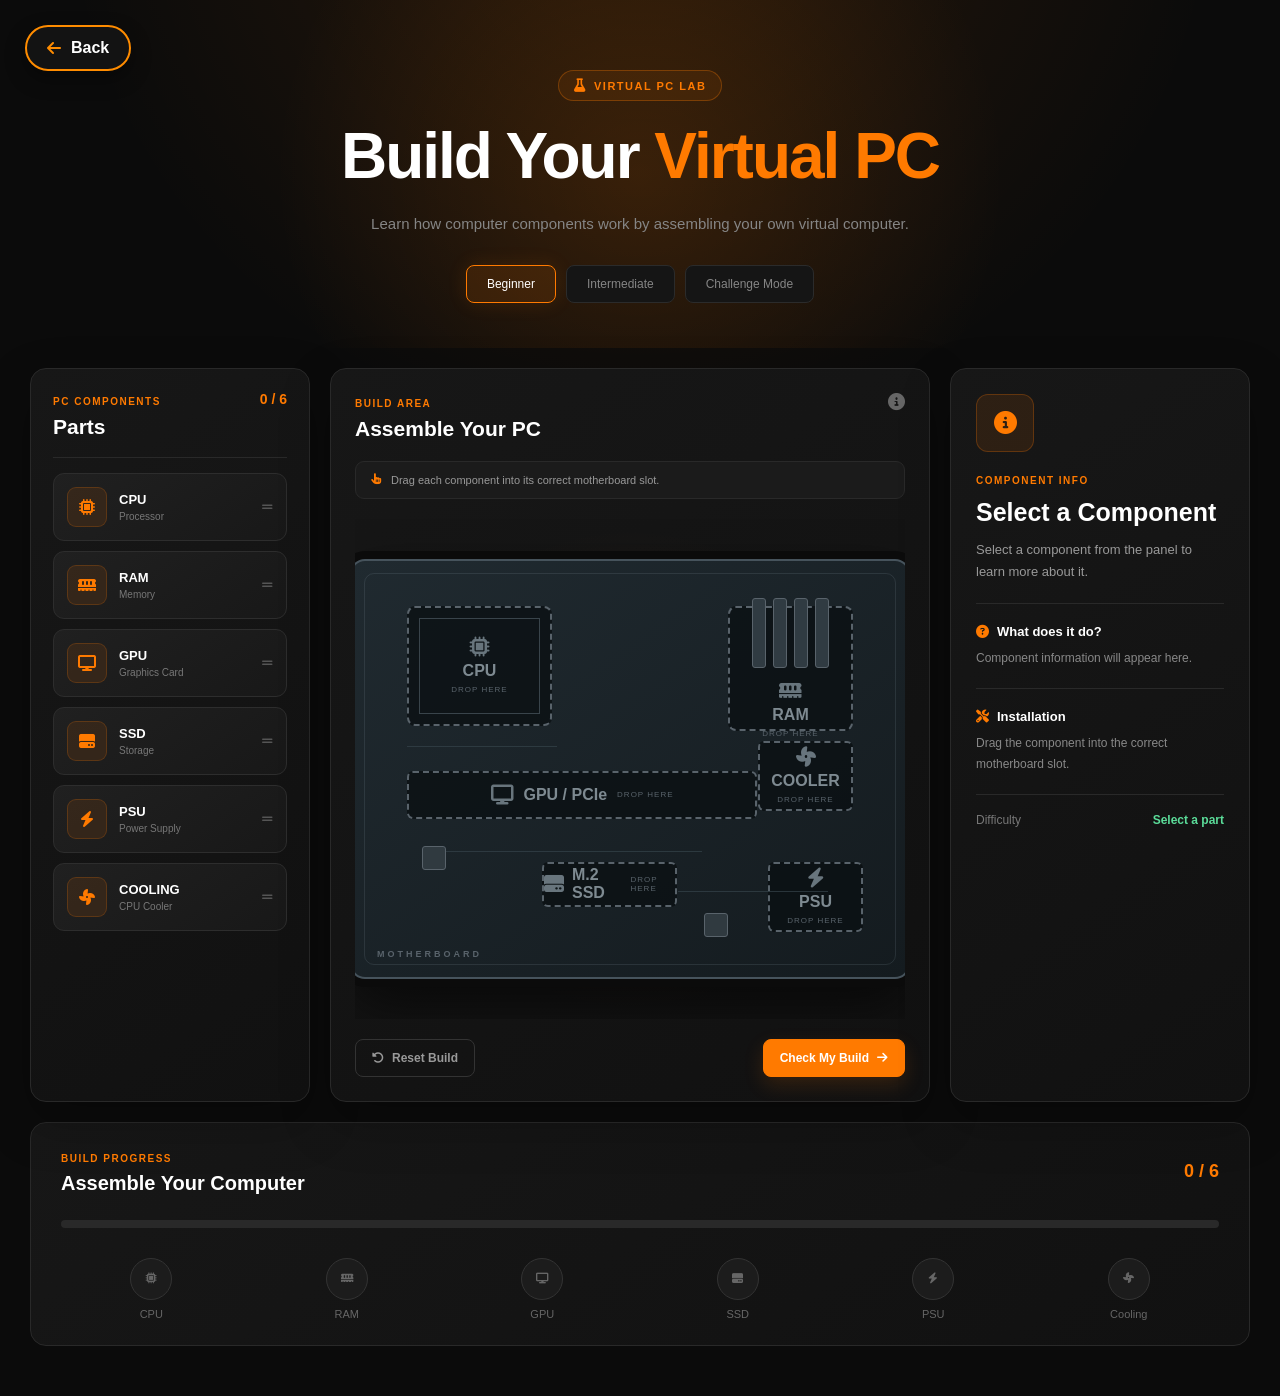
<file: virtual-pc-lab.html>
<!DOCTYPE html>
<html lang="en">

<head>

    <meta charset="UTF-8">

    <meta name="viewport"
          content="width=device-width, initial-scale=1.0">

    <title>Virtual PC Lab | FIXIT</title>

    <link
        rel="icon"
        href="images/favicon.png"
        type="image/png"
    >

    <!-- Font Awesome -->
    <link
        rel="stylesheet"
        href="https://cdnjs.cloudflare.com/ajax/libs/font-awesome/6.5.0/css/all.min.css"
    >

    <!-- Virtual Lab CSS -->
    <link
        rel="stylesheet"
        href="css/lablab.css"
    >

</head>

<!-- Back Button -->
<a href="hardware.html" class="back-btn">
    <i class="fa-solid fa-arrow-left"></i>
    <span>Back</span>
</a>

<body>


<!--==================================================
    LAB INTRO
==================================================-->

<section class="lab-intro">

    <span class="lab-label">

        <i class="fa-solid fa-flask"></i>

        VIRTUAL PC LAB

    </span>


    <h1>

        Build Your

        <span>Virtual PC</span>

    </h1>


    <p>

        Learn how computer components work by
        assembling your own virtual computer.

    </p>


    <div class="difficulty-buttons">

        <button
            class="difficulty active"
            type="button"
        >

            Beginner

        </button>


        <button
            class="difficulty"
            type="button"
        >

            Intermediate

        </button>


        <button
            class="difficulty"
            type="button"
        >

            Challenge Mode

        </button>

    </div>

</section>


<!--==================================================
    MAIN PC LAB
==================================================-->

<main class="pc-lab">


    <!--==================================================
        LEFT PANEL
    ==================================================-->

    <aside class="components-panel">


        <div class="panel-heading">

            <div>

                <span class="small-label">

                    PC COMPONENTS

                </span>


                <h2>

                    Parts

                </h2>

            </div>


            <span class="installed-count">

                <span id="installedCount">0</span> / 6

            </span>

        </div>


        <div class="component-list">


            <!-- CPU -->

            <div
                class="component-card"
                draggable="true"
                data-component="cpu"
            >

                <div class="component-icon">

                    <i class="fa-solid fa-microchip"></i>

                </div>


                <div class="component-text">

                    <h3>CPU</h3>

                    <span>Processor</span>

                </div>


                <i class="fa-solid fa-grip-lines"></i>

            </div>


            <!-- RAM -->

            <div
                class="component-card"
                draggable="true"
                data-component="ram"
            >

                <div class="component-icon">

                    <i class="fa-solid fa-memory"></i>

                </div>


                <div class="component-text">

                    <h3>RAM</h3>

                    <span>Memory</span>

                </div>


                <i class="fa-solid fa-grip-lines"></i>

            </div>


            <!-- GPU -->

            <div
                class="component-card"
                draggable="true"
                data-component="gpu"
            >

                <div class="component-icon">

                    <i class="fa-solid fa-display"></i>

                </div>


                <div class="component-text">

                    <h3>GPU</h3>

                    <span>Graphics Card</span>

                </div>


                <i class="fa-solid fa-grip-lines"></i>

            </div>


            <!-- SSD -->

            <div
                class="component-card"
                draggable="true"
                data-component="ssd"
            >

                <div class="component-icon">

                    <i class="fa-solid fa-hard-drive"></i>

                </div>


                <div class="component-text">

                    <h3>SSD</h3>

                    <span>Storage</span>

                </div>


                <i class="fa-solid fa-grip-lines"></i>

            </div>


            <!-- PSU -->

            <div
                class="component-card"
                draggable="true"
                data-component="psu"
            >

                <div class="component-icon">

                    <i class="fa-solid fa-bolt"></i>

                </div>


                <div class="component-text">

                    <h3>PSU</h3>

                    <span>Power Supply</span>

                </div>


                <i class="fa-solid fa-grip-lines"></i>

            </div>


            <!-- COOLING -->

            <div
                class="component-card"
                draggable="true"
                data-component="cooling"
            >

                <div class="component-icon">

                    <i class="fa-solid fa-fan"></i>

                </div>


                <div class="component-text">

                    <h3>COOLING</h3>

                    <span>CPU Cooler</span>

                </div>


                <i class="fa-solid fa-grip-lines"></i>

            </div>

        </div>

    </aside>


    <!--==================================================
        CENTER BUILD AREA
    ==================================================-->

    <section class="build-area">


        <div class="build-heading">

            <div>

                <span class="small-label">

                    BUILD AREA

                </span>


                <h2>

                    Assemble Your PC

                </h2>

            </div>


            <i class="fa-solid fa-circle-info"></i>

        </div>


        <div class="build-instruction">

            <i class="fa-solid fa-hand-pointer"></i>

            <span>

                Drag each component into its correct motherboard slot.

            </span>

        </div>


        <!--==================================================
            MOTHERBOARD
        ==================================================-->

        <div class="motherboard-area">


            <div class="motherboard">


                <!-- CPU -->

                <div
                    class="motherboard-slot cpu-slot"
                    data-slot="cpu"
                >

                    <div class="socket-bracket">

                        <span></span>
                        <span></span>
                        <span></span>
                        <span></span>

                    </div>


                    <i class="fa-solid fa-microchip"></i>

                    <strong>CPU</strong>

                    <small>DROP HERE</small>

                </div>


                <!-- RAM -->

                <div
                    class="motherboard-slot ram-slot"
                    data-slot="ram"
                >

                    <div class="ram-slots-visual">

                        <span></span>
                        <span></span>
                        <span></span>
                        <span></span>

                    </div>


                    <i class="fa-solid fa-memory"></i>

                    <strong>RAM</strong>

                    <small>DROP HERE</small>

                </div>


                <!-- GPU -->

                <div
                    class="motherboard-slot gpu-slot"
                    data-slot="gpu"
                >

                    <i class="fa-solid fa-display"></i>

                    <strong>GPU / PCIe</strong>

                    <small>DROP HERE</small>

                </div>


                <!-- SSD -->

                <div
                    class="motherboard-slot ssd-slot"
                    data-slot="ssd"
                >

                    <i class="fa-solid fa-hard-drive"></i>

                    <strong>M.2 SSD</strong>

                    <small>DROP HERE</small>

                </div>


                <!-- PSU -->

                <div
                    class="motherboard-slot psu-slot"
                    data-slot="psu"
                >

                    <i class="fa-solid fa-bolt"></i>

                    <strong>PSU</strong>

                    <small>DROP HERE</small>

                </div>


                <!-- COOLING -->

                <div
                    class="motherboard-slot cooling-slot"
                    data-slot="cooling"
                >

                    <i class="fa-solid fa-fan"></i>

                    <strong>COOLER</strong>

                    <small>DROP HERE</small>

                </div>


                <!-- CIRCUIT DETAILS -->

                <div class="board-line line-one"></div>

                <div class="board-line line-two"></div>

                <div class="board-line line-three"></div>


                <div class="board-chip chip-one"></div>

                <div class="board-chip chip-two"></div>


                <span class="motherboard-label">

                    MOTHERBOARD

                </span>

            </div>

        </div>


        <!-- ACTIONS -->

        <div class="build-actions">


            <button
                class="reset-btn"
                id="resetBuild"
                type="button"
            >

                <i class="fa-solid fa-rotate-left"></i>

                Reset Build

            </button>


            <button
                class="check-btn"
                id="checkBuild"
                type="button"
            >

                Check My Build

                <i class="fa-solid fa-arrow-right"></i>

            </button>

        </div>

    </section>


    <!--==================================================
        RIGHT INFORMATION PANEL
    ==================================================-->

    <aside class="info-panel">


        <div class="info-icon">

            <i
                class="fa-solid fa-circle-info"
                id="infoIcon"
            ></i>

        </div>


        <span class="small-label">

            COMPONENT INFO

        </span>


        <h2 id="infoTitle">

            Select a Component

        </h2>


        <p
            class="info-description"
            id="infoDescription"
        >

            Select a component from the panel
            to learn more about it.

        </p>


        <div class="info-block">


            <h3>

                <i class="fa-solid fa-circle-question"></i>

                What does it do?

            </h3>


            <p id="whatItDoes">

                Component information will appear here.

            </p>

        </div>


        <div class="info-block">


            <h3>

                <i class="fa-solid fa-screwdriver-wrench"></i>

                Installation

            </h3>


            <p id="installationInfo">

                Drag the component into the
                correct motherboard slot.

            </p>

        </div>


        <div class="difficulty-info">

            <span>

                Difficulty

            </span>


            <strong id="difficultyLevel">

                Select a part

            </strong>

        </div>

    </aside>

</main>


<!--==================================================
    BUILD PROGRESS
==================================================-->

<section class="progress-section">


    <div class="progress-header">


        <div>

            <span class="small-label">

                BUILD PROGRESS

            </span>


            <h2>

                Assemble Your Computer

            </h2>

        </div>


        <strong
            class="progress-count"
            id="progressCount"
        >

            0 / 6

        </strong>

    </div>


    <div class="progress-bar">

        <div
            class="progress-fill"
            id="progressFill"
        ></div>

    </div>


    <div class="progress-steps">


        <div
            class="progress-step"
            data-progress="cpu"
        >

            <div class="step-circle">

                <i class="fa-solid fa-microchip"></i>

            </div>

            <span>CPU</span>

        </div>


        <div
            class="progress-step"
            data-progress="ram"
        >

            <div class="step-circle">

                <i class="fa-solid fa-memory"></i>

            </div>

            <span>RAM</span>

        </div>


        <div
            class="progress-step"
            data-progress="gpu"
        >

            <div class="step-circle">

                <i class="fa-solid fa-display"></i>

            </div>

            <span>GPU</span>

        </div>


        <div
            class="progress-step"
            data-progress="ssd"
        >

            <div class="step-circle">

                <i class="fa-solid fa-hard-drive"></i>

            </div>

            <span>SSD</span>

        </div>


        <div
            class="progress-step"
            data-progress="psu"
        >

            <div class="step-circle">

                <i class="fa-solid fa-bolt"></i>

            </div>

            <span>PSU</span>

        </div>


        <div
            class="progress-step"
            data-progress="cooling"
        >

            <div class="step-circle">

                <i class="fa-solid fa-fan"></i>

            </div>

            <span>Cooling</span>

        </div>

    </div>

</section>


<script src="js/lab.js"></script>

</body>
</html>
</file>
<file: css/lablab.css>
/*==================================================
    FIXIT VIRTUAL PC LAB
    COMPLETE DARK ORANGE THEME
==================================================*/
/* ==========================
   BACK BUTTON
========================== */

.back-btn{
    position:fixed;
    top:25px;
    left:25px;

    display:flex;
    align-items:center;
    gap:10px;

    padding:12px 20px;

    background:rgba(20,20,20,.9);
    border:2px solid #ff8c00;
    border-radius:50px;

    color:#fff;
    text-decoration:none;
    font-weight:600;

    backdrop-filter:blur(10px);

    box-shadow:0 8px 20px rgba(0,0,0,.35);

    transition:.3s ease;

    z-index:9999;
}

.back-btn i{
    color:#ff8c00;
    transition:.3s;
}

.back-btn:hover{

    background:#ff8c00;
    color:#111;

    transform:translateX(-5px);

    box-shadow:0 10px 30px rgba(255,140,0,.4);

}

.back-btn:hover i{
    color:#111;
}

@media(max-width:768px){

.back-btn{

    top:15px;
    left:15px;

    padding:10px 16px;
    font-size:14px;

}

}

/*==================================================
    RESET
==================================================*/

* {

    margin: 0;

    padding: 0;

    box-sizing: border-box;

}


html {

    scroll-behavior: smooth;

}


body {

    min-height: 100vh;

    overflow-x: hidden;

    color: #ffffff;

    background:

        radial-gradient(

            circle at 50% -10%,

            rgba(255, 122, 0, .12),

            transparent 35%

        ),

        #0b0b0b;

    font-family:

        Arial,

        Helvetica,

        sans-serif;

}


/*==================================================
    LAB INTRO
==================================================*/

.lab-intro {

    width: 100%;

    padding: 70px 20px 45px;

    text-align: center;

    background:

        radial-gradient(

            circle at center,

            rgba(255, 122, 0, .14),

            transparent 55%

        );

}


.lab-label {

    display: inline-flex;

    align-items: center;

    gap: 8px;

    padding: 8px 15px;

    color: #ff7a00;

    background:

        rgba(255, 122, 0, .08);

    border: 1px solid

        rgba(255, 122, 0, .3);

    border-radius: 30px;

    font-size: 11px;

    font-weight: 700;

    letter-spacing: 1.5px;

}


.lab-label i {

    font-size: 13px;

}


.lab-intro h1 {

    margin-top: 20px;

    color: #ffffff;

    font-size: clamp(38px, 5vw, 64px);

    font-weight: 800;

    line-height: 1.1;

    letter-spacing: -2px;

}


.lab-intro h1 span {

    color: #ff7a00;

}


.lab-intro p {

    max-width: 600px;

    margin: 20px auto 28px;

    color: #858585;

    font-size: 15px;

    line-height: 1.7;

}


/*==================================================
    DIFFICULTY BUTTONS
==================================================*/

.difficulty-buttons {

    display: flex;

    justify-content: center;

    gap: 10px;

    flex-wrap: wrap;

}


.difficulty {

    padding: 11px 20px;

    color: #858585;

    background: #151515;

    border: 1px solid #2b2b2b;

    border-radius: 8px;

    cursor: pointer;

    font-size: 12px;

    transition: .3s ease;

}


.difficulty:hover {

    color: #ffffff;

    border-color: #ff7a00;

}


.difficulty.active {

    color: #ffffff;

    background:

        rgba(255, 122, 0, .12);

    border-color: #ff7a00;

    box-shadow:

        0 0 20px

        rgba(255, 122, 0, .12);

}


/*==================================================
    MAIN 3-COLUMN LAYOUT
==================================================*/

.pc-lab {

    width: min(1500px, 100%);

    margin: 20px auto 0;

    padding: 0 30px;

    display: grid;

    grid-template-columns:

        280px

        minmax(500px, 1fr)

        300px;

    gap: 20px;

    align-items: stretch;

}


/*==================================================
    SHARED PANEL DESIGN
==================================================*/

.components-panel,

.build-area,

.info-panel {

    background:

        linear-gradient(

            145deg,

            #171717,

            #111111

        );

    border: 1px solid #292929;

    border-radius: 16px;

    box-shadow:

        0 20px 50px

        rgba(0, 0, 0, .25);

}


/*==================================================
    LEFT COMPONENT PANEL
==================================================*/

.components-panel {

    padding: 22px;

}


.panel-heading {

    display: flex;

    align-items: flex-start;

    justify-content: space-between;

    padding-bottom: 18px;

    margin-bottom: 15px;

    border-bottom: 1px solid #292929;

}


.small-label {

    color: #ff7a00;

    font-size: 10px;

    font-weight: 700;

    letter-spacing: 1.5px;

}


.panel-heading h2,

.build-heading h2 {

    margin-top: 6px;

    color: #ffffff;

    font-size: 21px;

}


.installed-count {

    color: #ff7a00;

    font-size: 14px;

    font-weight: 700;

}


/*==================================================
    COMPONENT LIST
==================================================*/

.component-list {

    display: flex;

    flex-direction: column;

    gap: 10px;

}


.component-card {

    display: flex;

    align-items: center;

    gap: 12px;

    width: 100%;

    padding: 13px;

    color: #ffffff;

    background:

        linear-gradient(

            145deg,

            #202020,

            #181818

        );

    border: 1px solid #2d2d2d;

    border-radius: 11px;

    cursor: grab;

    transition: .3s ease;

}


.component-card:hover {

    transform: translateX(5px);

    background:

        rgba(255, 122, 0, .08);

    border-color: #ff7a00;

    box-shadow:

        0 5px 20px

        rgba(255, 122, 0, .08);

}


.component-card:active {

    cursor: grabbing;

}


.component-card.dragging {

    opacity: .4;

    transform: scale(.96);

}


.component-icon {

    width: 40px;

    height: 40px;

    display: flex;

    align-items: center;

    justify-content: center;

    flex-shrink: 0;

    color: #ff7a00;

    background:

        rgba(255, 122, 0, .1);

    border: 1px solid

        rgba(255, 122, 0, .2);

    border-radius: 9px;

}


.component-text {

    display: flex;

    flex-direction: column;

    gap: 4px;

}


.component-text h3 {

    font-size: 13px;

}


.component-text span {

    color: #777777;

    font-size: 10px;

}


.component-card > i {

    margin-left: auto;

    color: #555555;

    font-size: 12px;

}


/*==================================================
    CENTER BUILD AREA
==================================================*/

.build-area {

    min-width: 0;

    padding: 24px;

}


.build-heading {

    display: flex;

    align-items: flex-start;

    justify-content: space-between;

}


.build-heading > i {

    color: #666666;

    font-size: 17px;

}


.build-instruction {

    display: flex;

    align-items: center;

    gap: 10px;

    margin-top: 20px;

    padding: 12px 15px;

    color: #999999;

    background: #1b1b1b;

    border: 1px solid #292929;

    border-radius: 9px;

    font-size: 11px;

}


.build-instruction i {

    color: #ff7a00;

}


/*==================================================
    MOTHERBOARD AREA
==================================================*/

.motherboard-area {

    min-height: 500px;

    margin-top: 20px;

    display: flex;

    align-items: center;

    justify-content: center;

    overflow: hidden;

    background:

        radial-gradient(

            circle at center,

            rgba(255, 122, 0, .09),

            transparent 65%

        );

}


/*==================================================
    MOTHERBOARD
==================================================*/

.motherboard {

    position: relative;

    width: 560px;

    height: 420px;

    flex-shrink: 0;

    overflow: hidden;

    background:

        linear-gradient(

            145deg,

            #202a30,

            #141b1f

        );

    border: 2px solid #46535c;

    border-radius: 15px;

    box-shadow:

        0 0 0 8px #0b0b0b,

        0 25px 60px

        rgba(0, 0, 0, .6);

}


/* motherboard inner edge */

.motherboard::before {

    content: "";

    position: absolute;

    inset: 12px;

    pointer-events: none;

    border: 1px solid

        rgba(126, 145, 155, .18);

    border-radius: 10px;

}


/*==================================================
    ALL SLOTS
==================================================*/

.motherboard-slot {

    display: flex;

    flex-direction: column;

    align-items: center;

    justify-content: center;

    gap: 5px;

    color: #7e8a91;

    background:

        rgba(10, 15, 18, .75);

    border: 2px dashed #59636b;

    cursor: default;

    transition: .3s ease;

}


.motherboard-slot i {

    color: #68757d;

    font-size: 20px;

}


.motherboard-slot > span {

    color: #9aa4aa;

    font-size: 11px;

    font-weight: 600;

}


.motherboard-slot small {

    color: #59636b;

    font-size: 8px;

    letter-spacing: 1px;

}


.motherboard-slot.drag-over {

    transform: scale(1.04);

    background:

        rgba(255, 122, 0, .15);

    border-color: #ff7a00;

    box-shadow:

        0 0 25px

        rgba(255, 122, 0, .25);

}


.motherboard-slot.completed {

    background:

        rgba(91, 220, 153, .08);

    border-color: #5bdc99;

}


.motherboard-slot.completed i,

.motherboard-slot.completed small {

    color: #5bdc99;

}


/*==================================================
    CPU SLOT
==================================================*/

.cpu-slot {

    position: absolute;

    top: 45px;

    left: 55px;

    width: 145px;

    height: 120px;

    z-index: 2;

    border-radius: 8px;

}


.cpu-slot .socket-bracket {

    position: absolute;

    inset: 10px;

    border: 1px solid #39444b;

}


.cpu-slot .socket-pin {

    position: absolute;

    width: 6px;

    height: 6px;

    background: #59636b;

    border-radius: 50%;

}


.cpu-slot .socket-pin:nth-child(1) {

    top: 5px;

    left: 5px;

}


.cpu-slot .socket-pin:nth-child(2) {

    top: 5px;

    right: 5px;

}


.cpu-slot .socket-pin:nth-child(3) {

    bottom: 5px;

    left: 5px;

}


.cpu-slot .socket-pin:nth-child(4) {

    right: 5px;

    bottom: 5px;

}


/*==================================================
    RAM SLOT
==================================================*/

.ram-slot {

    position: absolute;

    top: 45px;

    right: 55px;

    width: 125px;

    height: 125px;

    border-radius: 8px;

}


.ram-slots-visual {

    display: flex;

    gap: 7px;

    margin-bottom: 8px;

}


.ram-slots-visual span {

    width: 14px;

    height: 70px;

    background: #303b42;

    border: 1px solid #59636b;

    border-radius: 3px;

}


/*==================================================
    GPU SLOT
==================================================*/

.gpu-slot {

    position: absolute;

    top: 210px;

    left: 55px;

    width: 350px;

    height: 48px;

    flex-direction: row;

    gap: 10px;

    border-radius: 6px;

}


/*==================================================
    SSD SLOT
==================================================*/

.ssd-slot {

    position: absolute;

    bottom: 70px;

    left: 190px;

    width: 135px;

    height: 45px;

    flex-direction: row;

    gap: 8px;

    border-radius: 6px;

}


/*==================================================
    PSU SLOT
==================================================*/

.psu-slot {

    position: absolute;

    right: 45px;

    bottom: 45px;

    width: 95px;

    height: 70px;

    border-radius: 6px;

}


/*==================================================
    COOLING SLOT
==================================================*/

.cooling-slot {

    position: absolute;

    top: 180px;

    right: 55px;

    width: 95px;

    height: 70px;

    border-radius: 6px;

}


/*==================================================
    MOTHERBOARD DETAILS
==================================================*/

.board-line {

    position: absolute;

    height: 1px;

    background: #35434b;

    opacity: .7;

    pointer-events: none;

}


.line-one {

    top: 185px;

    left: 55px;

    width: 150px;

}


.line-two {

    top: 290px;

    left: 80px;

    width: 270px;

}


.line-three {

    top: 330px;

    right: 80px;

    width: 150px;

}


.board-chip {

    position: absolute;

    width: 24px;

    height: 24px;

    background: #303a40;

    border: 1px solid #59636b;

    border-radius: 3px;

    pointer-events: none;

}


.chip-one {

    top: 285px;

    left: 70px;

}


.chip-two {

    right: 180px;

    bottom: 40px;

}


.motherboard-label {

    position: absolute;

    left: 25px;

    bottom: 18px;

    color: #59636b;

    font-size: 9px;

    font-weight: bold;

    letter-spacing: 3px;

}


/*==================================================
    RIGHT INFORMATION PANEL
==================================================*/

.info-panel {

    padding: 25px;

}


.info-icon {

    width: 58px;

    height: 58px;

    display: flex;

    align-items: center;

    justify-content: center;

    margin-bottom: 18px;

    color: #ff7a00;

    background:

        rgba(255, 122, 0, .1);

    border: 1px solid

        rgba(255, 122, 0, .25);

    border-radius: 12px;

    font-size: 23px;

}


.info-panel h2 {

    margin: 10px 0 12px;

    color: #ffffff;

    font-size: 25px;

}


.info-description {

    color: #999999;

    font-size: 13px;

    line-height: 1.7;

}


.info-block {

    padding-top: 20px;

    margin-top: 20px;

    border-top: 1px solid #292929;

}


.info-block h3 {

    display: flex;

    align-items: center;

    gap: 8px;

    margin-bottom: 9px;

    color: #ffffff;

    font-size: 13px;

}


.info-block h3 i {

    color: #ff7a00;

}


.info-block p {

    color: #888888;

    font-size: 12px;

    line-height: 1.7;

}


.difficulty-info {

    display: flex;

    justify-content: space-between;

    align-items: center;

    padding-top: 18px;

    margin-top: 20px;

    border-top: 1px solid #292929;

}


.difficulty-info span {

    color: #777777;

    font-size: 12px;

}


.difficulty-info strong {

    color: #5bdc99;

    font-size: 12px;

}


/*==================================================
    BUILD ACTIONS
==================================================*/

.build-actions {

    display: flex;

    align-items: center;

    justify-content: space-between;

    gap: 15px;

    margin-top: 20px;

}


.build-actions button {

    display: flex;

    align-items: center;

    gap: 8px;

    padding: 11px 16px;

    border-radius: 8px;

    cursor: pointer;

    font-size: 12px;

    font-weight: 600;

    transition: .3s ease;

}


.reset-btn {

    color: #999999;

    background: transparent;

    border: 1px solid #333333;

}


.reset-btn:hover {

    color: #ffffff;

    border-color: #666666;

}


.check-btn {

    color: #ffffff;

    background: #ff7a00;

    border: 1px solid #ff7a00;

    box-shadow:

        0 8px 20px

        rgba(255, 122, 0, .15);

}


.check-btn:hover {

    background: #ff8d1f;

    transform: translateY(-2px);

}


/*==================================================
    PROGRESS SECTION
==================================================*/

.progress-section {

    width: min(1500px, calc(100% - 60px));

    margin: 20px auto 50px;

    padding: 25px 30px;

    background:

        linear-gradient(

            145deg,

            #171717,

            #111111

        );

    border: 1px solid #292929;

    border-radius: 16px;

}


.progress-header {

    display: flex;

    align-items: center;

    justify-content: space-between;

}


.progress-header h2 {

    margin-top: 6px;

    font-size: 20px;

}


.progress-count {

    color: #ff7a00;

    font-size: 18px;

}


.progress-bar {

    width: 100%;

    height: 8px;

    margin: 25px 0 30px;

    overflow: hidden;

    background: #292929;

    border-radius: 20px;

}


.progress-fill {

    width: 0%;

    height: 100%;

    background:

        linear-gradient(

            90deg,

            #ff7a00,

            #ffad5a

        );

    border-radius: 20px;

    transition: width .6s ease;

}


.progress-steps {

    display: grid;

    grid-template-columns:

        repeat(6, 1fr);

    gap: 15px;

}


.progress-step {

    display: flex;

    flex-direction: column;

    align-items: center;

    gap: 8px;

    color: #666666;

    font-size: 11px;

}


.step-circle {

    width: 42px;

    height: 42px;

    display: flex;

    align-items: center;

    justify-content: center;

    background: #1c1c1c;

    border: 1px solid #333333;

    border-radius: 50%;

    transition: .3s ease;

}


.progress-step.completed {

    color: #5bdc99;

}


.progress-step.completed .step-circle {

    color: #ffffff;

    background: #5bdc99;

    border-color: #5bdc99;

    box-shadow:

        0 0 15px

        rgba(91, 220, 153, .35);

}


/*==================================================
    WRONG DROP ANIMATION
==================================================*/

.motherboard-slot.wrong-drop {

    animation:

        wrongDrop .5s ease;

    border-color: #ff4d4d;

}


@keyframes wrongDrop {


    0% {

        transform: translateX(0);

    }


    25% {

        transform: translateX(-8px);

    }


    50% {

        transform: translateX(8px);

    }


    75% {

        transform: translateX(-5px);

    }


    100% {

        transform: translateX(0);

    }

}


/*==================================================
    TABLET
==================================================*/

@media (max-width: 1150px) {


    .pc-lab {

        grid-template-columns:

            240px

            minmax(450px, 1fr);

    }


    .info-panel {

        grid-column: 1 / -1;

    }

}


/*==================================================
    MOBILE
==================================================*/

@media (max-width: 750px) {


    .pc-lab {

        display: flex;

        flex-direction: column;

        padding: 0 15px;

    }


    .components-panel,

    .build-area,

    .info-panel {

        width: 100%;

    }


    .motherboard-area {

        overflow-x: auto;

        justify-content: flex-start;

        padding: 20px;

    }


    .motherboard {

        transform: scale(.75);

        transform-origin: left center;

        margin-right: -140px;

    }


    .progress-section {

        width: calc(100% - 30px);

        padding: 20px 15px;

    }


    .progress-steps {

        grid-template-columns:

            repeat(3, 1fr);

    }


    .build-actions {

        flex-direction: column;

    }


    .build-actions button {

        width: 100%;

        justify-content: center;

    }

}
</file>
